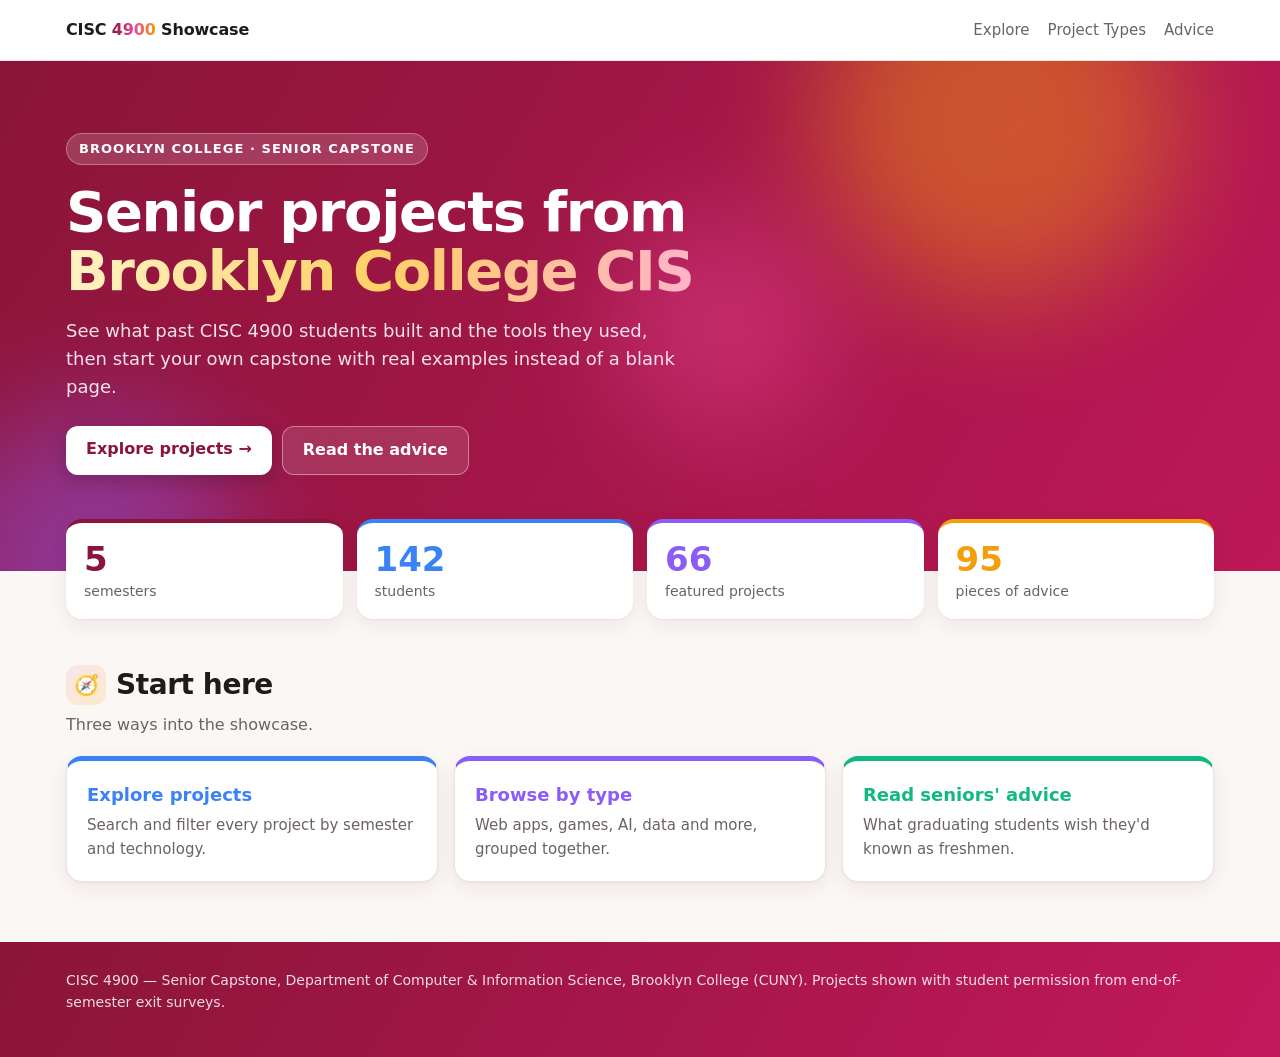
<file: index.html>
<!DOCTYPE html>
<html lang="en">
<head>
<meta charset="utf-8">
<meta name="viewport" content="width=device-width, initial-scale=1">
<title>CISC 4900 Showcase</title>
<meta name="description" content="An online exhibition of senior capstone projects from Brooklyn College's CISC 4900 course.">
<link rel="stylesheet" href="css/styles.css">
</head>
<body data-page="home">
<header class="top"><div class="wrap">
  <a class="logo" href="index.html">CISC <span>4900</span> Showcase</a>
  <nav><a href="explore.html">Explore</a><a href="types.html">Project Types</a><a href="advice.html">Advice</a></nav>
</div></header>

<div class="hero-band">
  <div class="blob b1"></div><div class="blob b2"></div><div class="blob b3"></div>
  <div class="wrap hero">
    <span class="eyebrow">Brooklyn College · Senior Capstone</span>
    <h1>Senior projects from <span class="grad-text">Brooklyn College CIS</span></h1>
    <p>See what past CISC 4900 students built and the tools they used, then start your own capstone with real examples instead of a blank page.</p>
    <div class="hero-cta"><a class="cta" href="explore.html">Explore projects →</a><a class="cta ghost" href="advice.html">Read the advice</a></div>
  </div>
</div>

<main class="wrap">
  <div class="stats" id="stats"></div>

  <section>
    <h2><span class="h-icon">🧭</span> Start here</h2>
    <p class="sub">Three ways into the showcase.</p>
    <div class="paths">
      <a class="path reveal" href="explore.html" style="--c:#3b82f6"><b>Explore projects</b><span>Search and filter every project by semester and technology.</span></a>
      <a class="path reveal" href="types.html" style="--c:#8b5cf6"><b>Browse by type</b><span>Web apps, games, AI, data and more, grouped together.</span></a>
      <a class="path reveal" href="advice.html" style="--c:#10b981"><b>Read seniors' advice</b><span>What graduating students wish they'd known as freshmen.</span></a>
    </div>
  </section>
</main>

<footer class="site"><div class="wrap">
  CISC 4900 — Senior Capstone, Department of Computer &amp; Information Science, Brooklyn College (CUNY).
  Projects shown with student permission from end-of-semester exit surveys.
</div></footer>

<script src="data/projects.js"></script>
<script src="data/advice.js"></script>
<script src="js/app.js"></script>
</body>
</html>
</file>
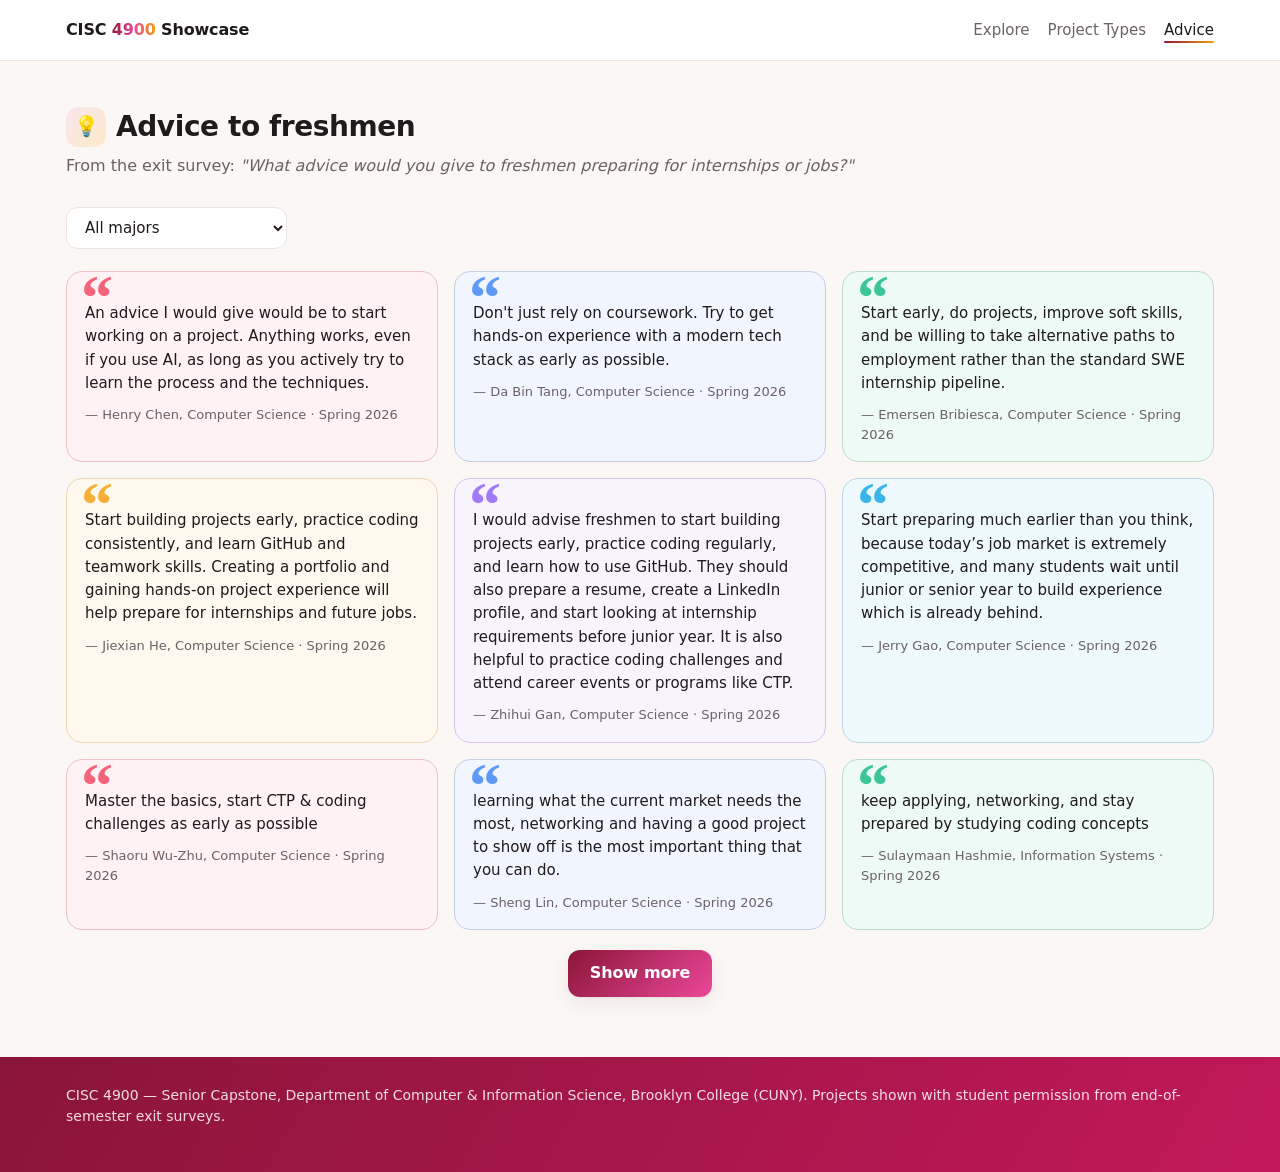
<file: advice.html>
<!DOCTYPE html>
<html lang="en">
<head>
<meta charset="utf-8">
<meta name="viewport" content="width=device-width, initial-scale=1">
<title>Advice · CISC 4900 Showcase</title>
<meta name="description" content="Advice from graduating CISC 4900 students to freshmen.">
<link rel="stylesheet" href="css/styles.css">
</head>
<body data-page="advice">
<header class="top"><div class="wrap">
  <a class="logo" href="index.html">CISC <span>4900</span> Showcase</a>
  <nav><a href="explore.html">Explore</a><a href="types.html">Project Types</a><a href="advice.html" aria-current="page">Advice</a></nav>
</div></header>

<main class="wrap">
  <section id="advice">
    <h2><span class="h-icon">💡</span> Advice to freshmen</h2>
    <p class="sub">From the exit survey: <em>"What advice would you give to freshmen preparing for internships or jobs?"</em></p>
    <div class="filters" style="position:static">
      <select id="advMajor" aria-label="Filter advice by major"></select>
    </div>
    <div class="advice" id="adviceGrid"></div>
    <button class="more" id="moreAdvice">Show more</button>
  </section>
</main>

<footer class="site"><div class="wrap">
  CISC 4900 — Senior Capstone, Department of Computer &amp; Information Science, Brooklyn College (CUNY).
  Projects shown with student permission from end-of-semester exit surveys.
</div></footer>

<script src="data/projects.js"></script>
<script src="data/advice.js"></script>
<script src="js/app.js"></script>
</body>
</html>
</file>
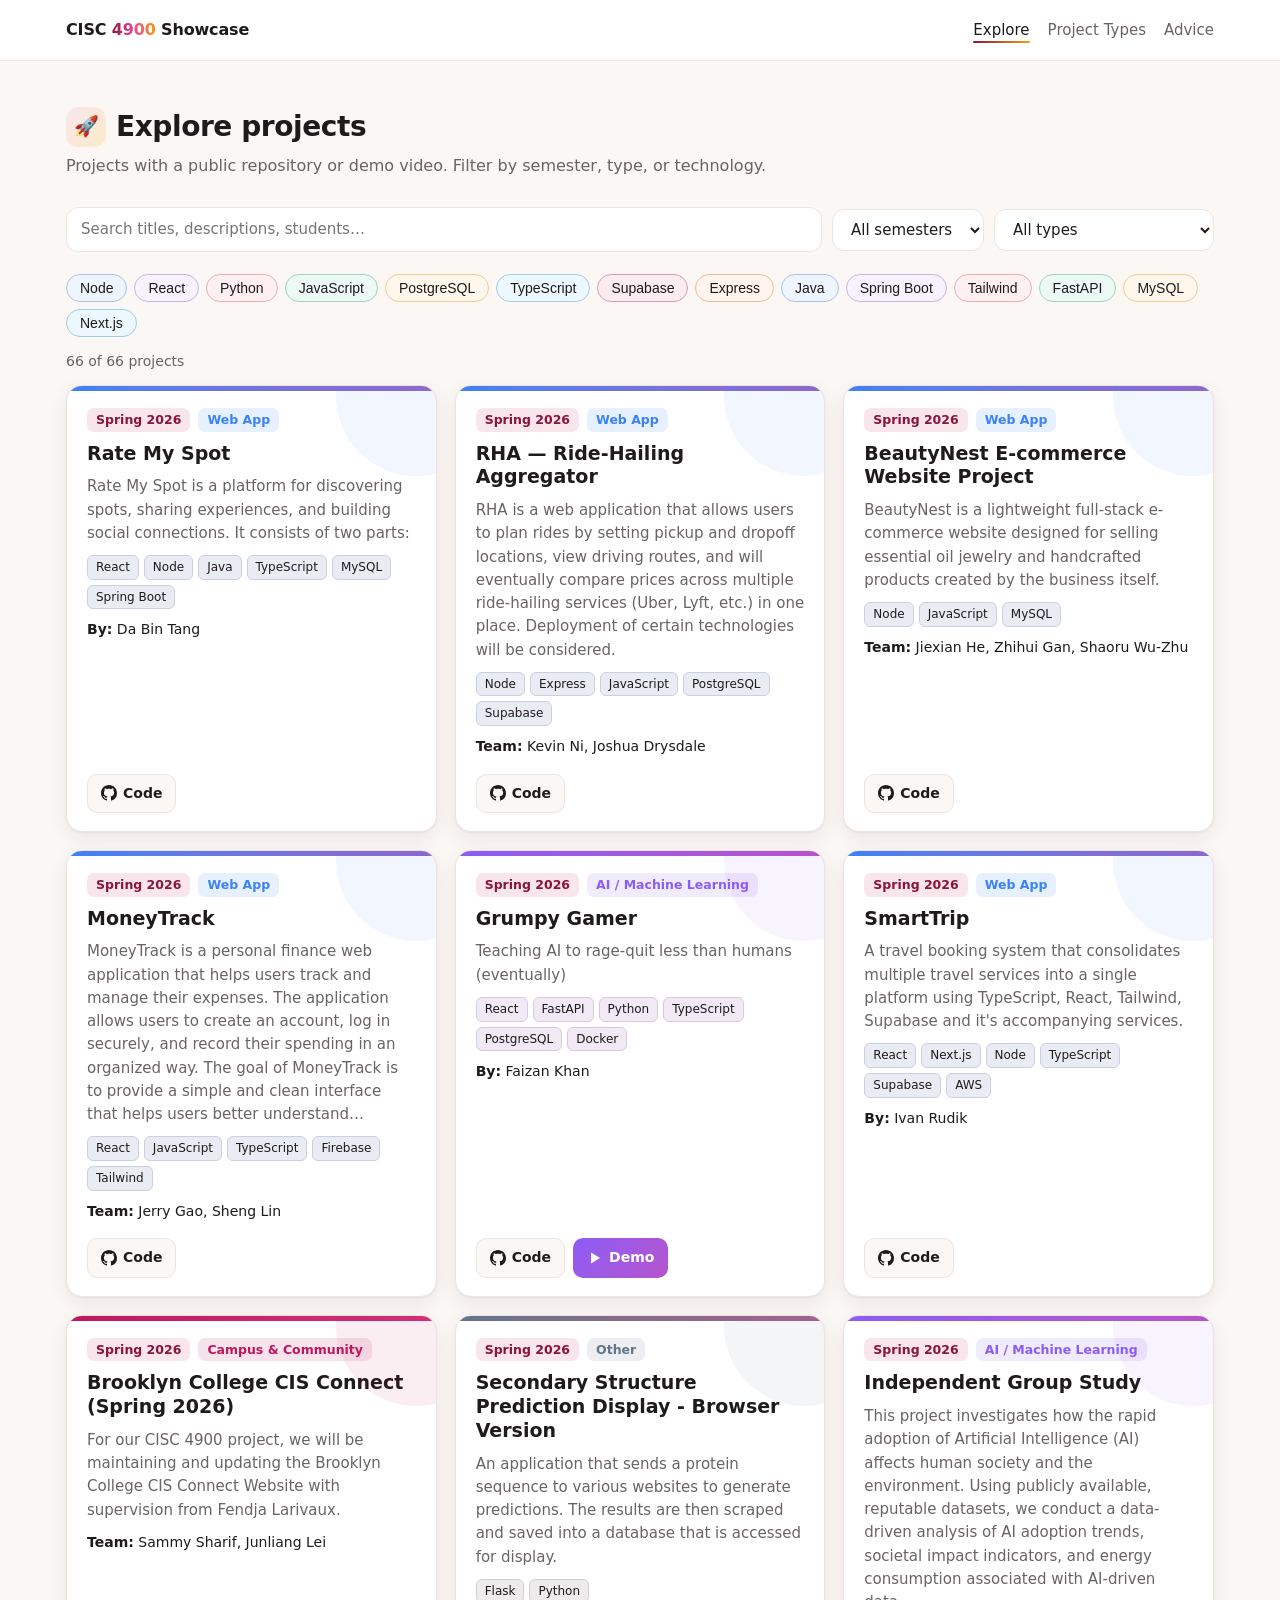
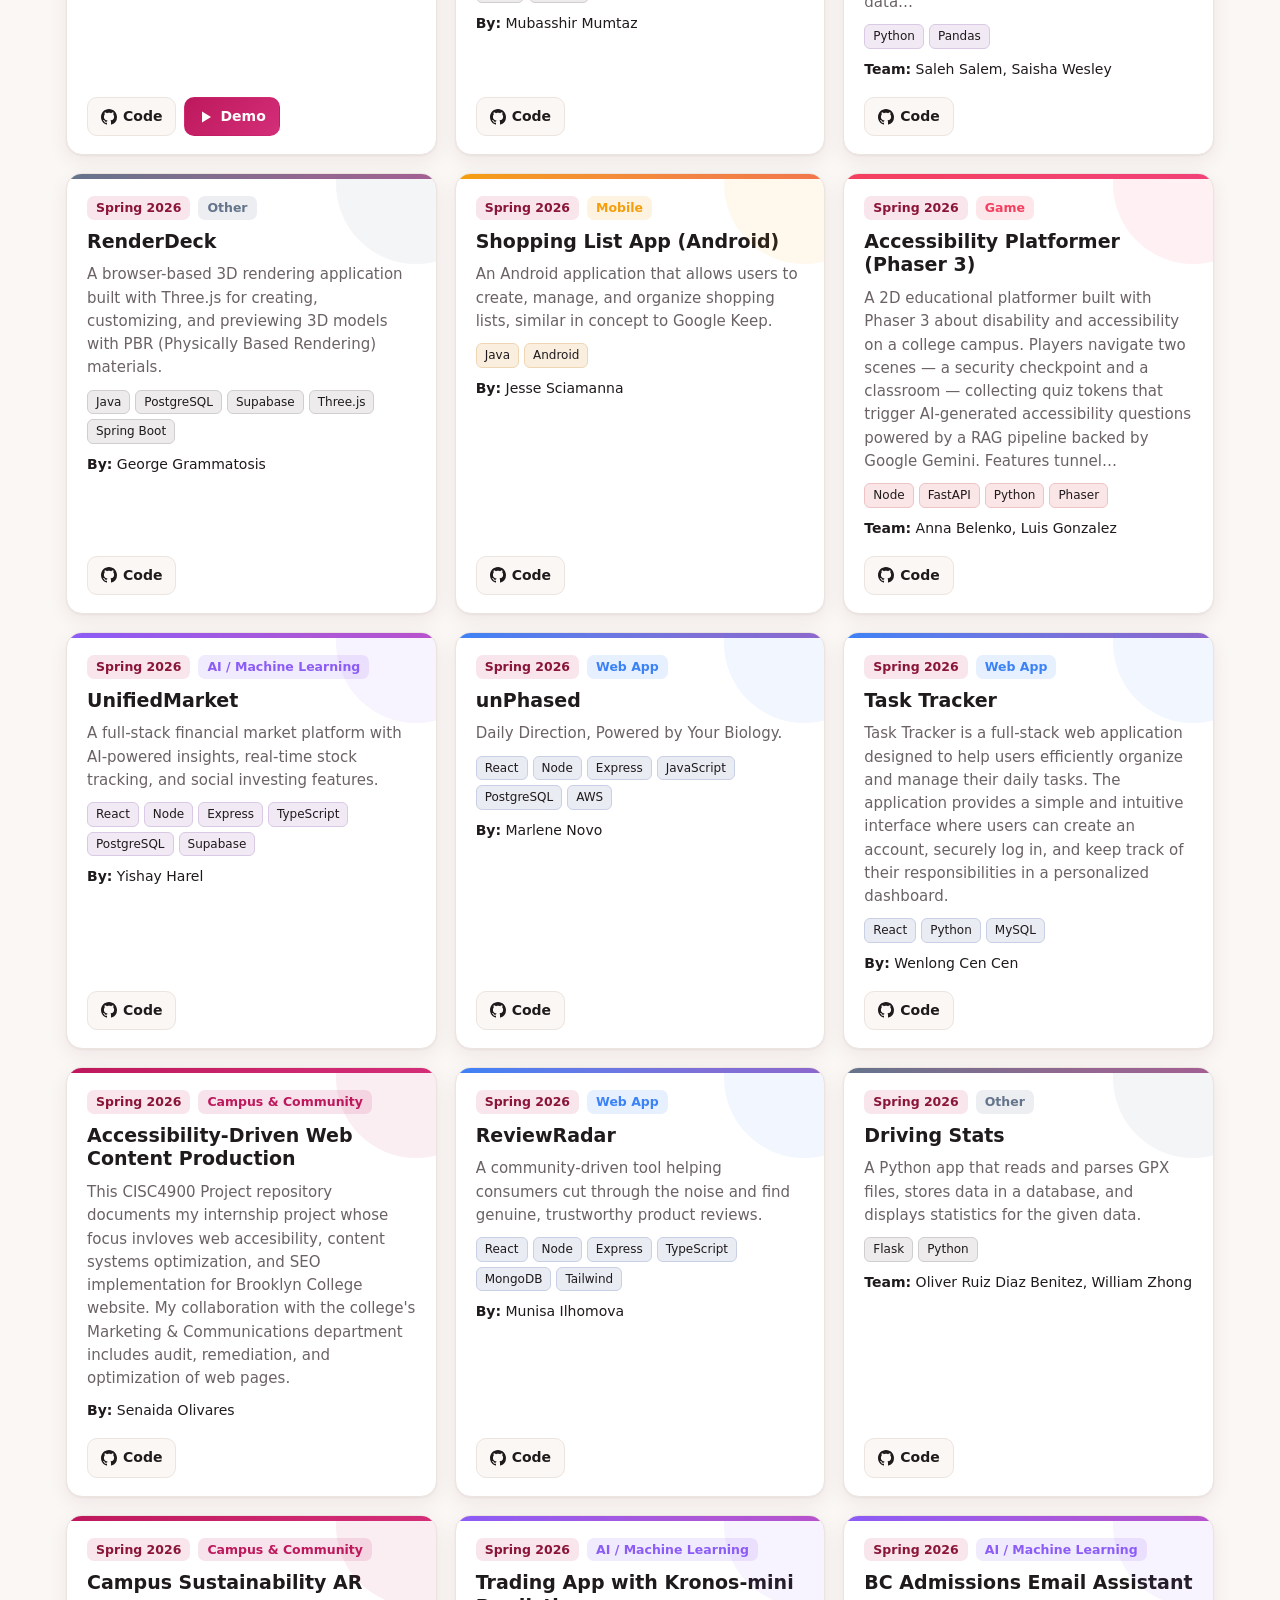
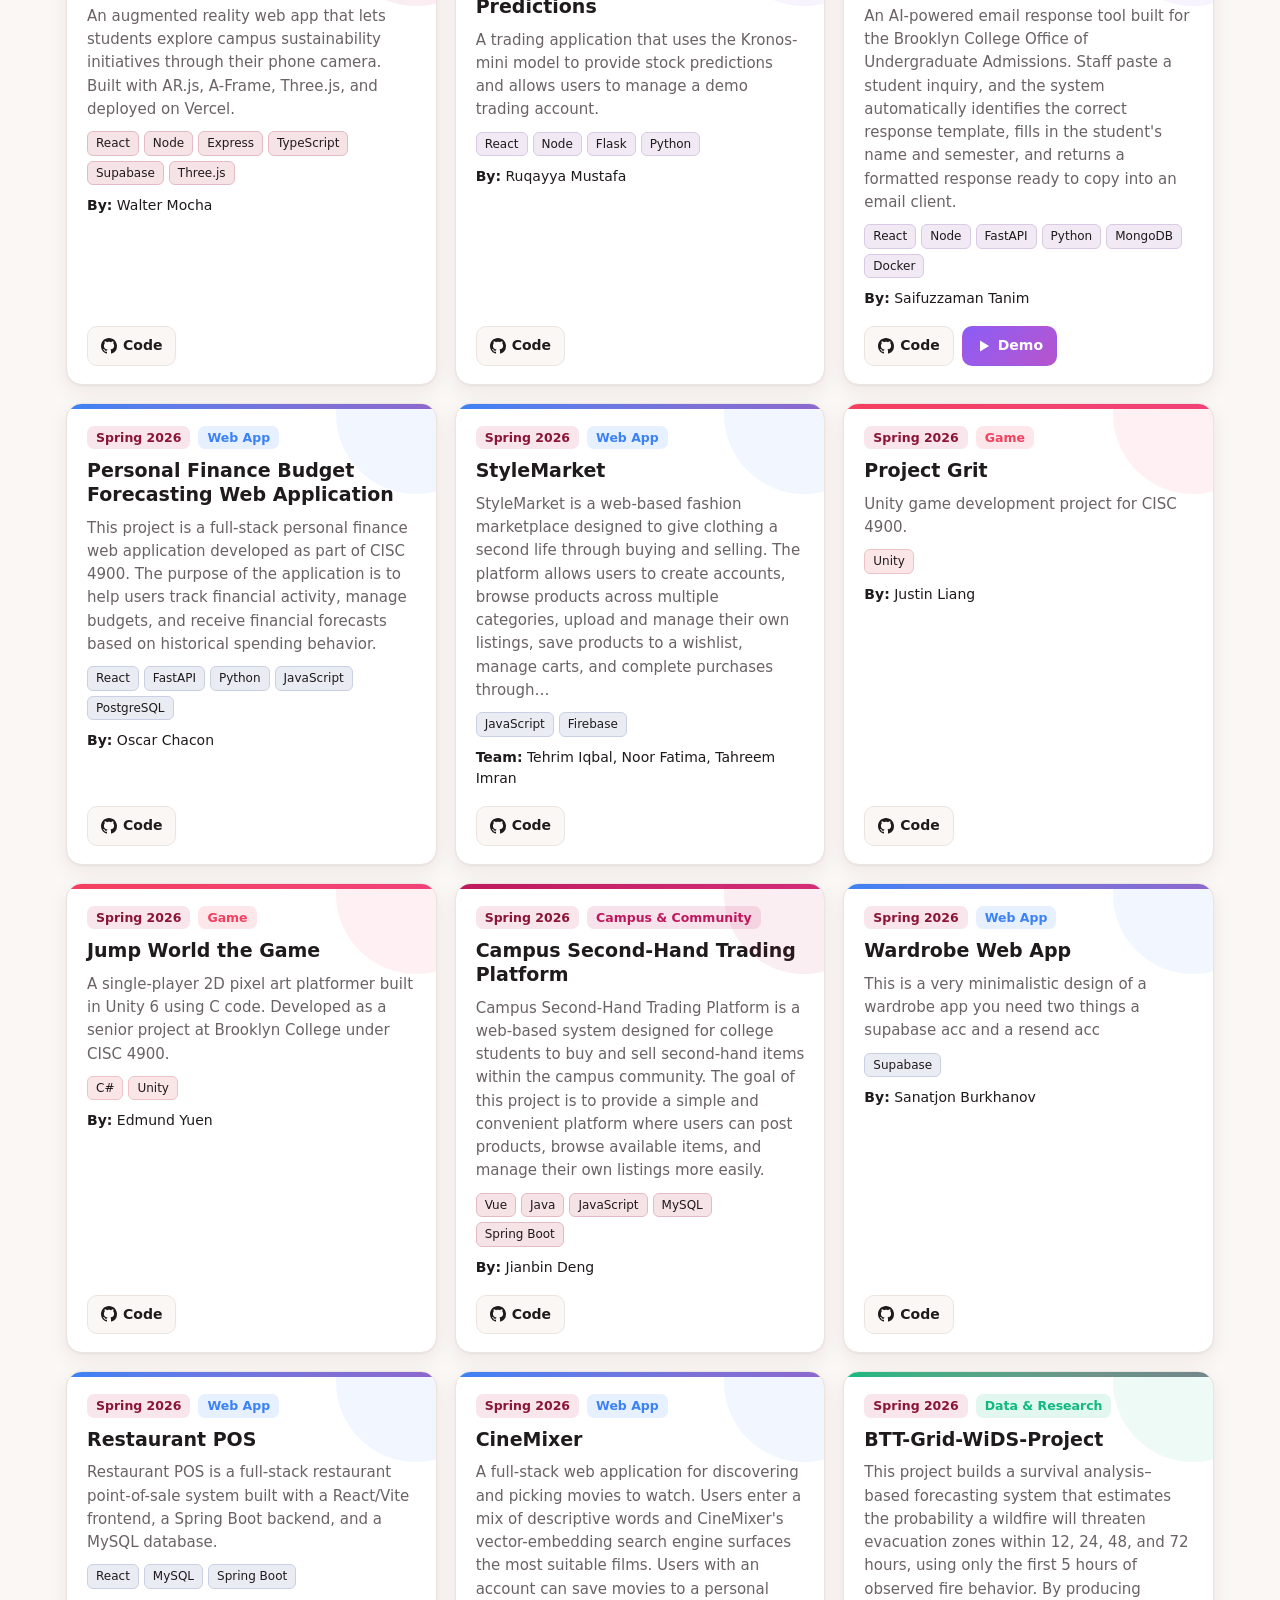
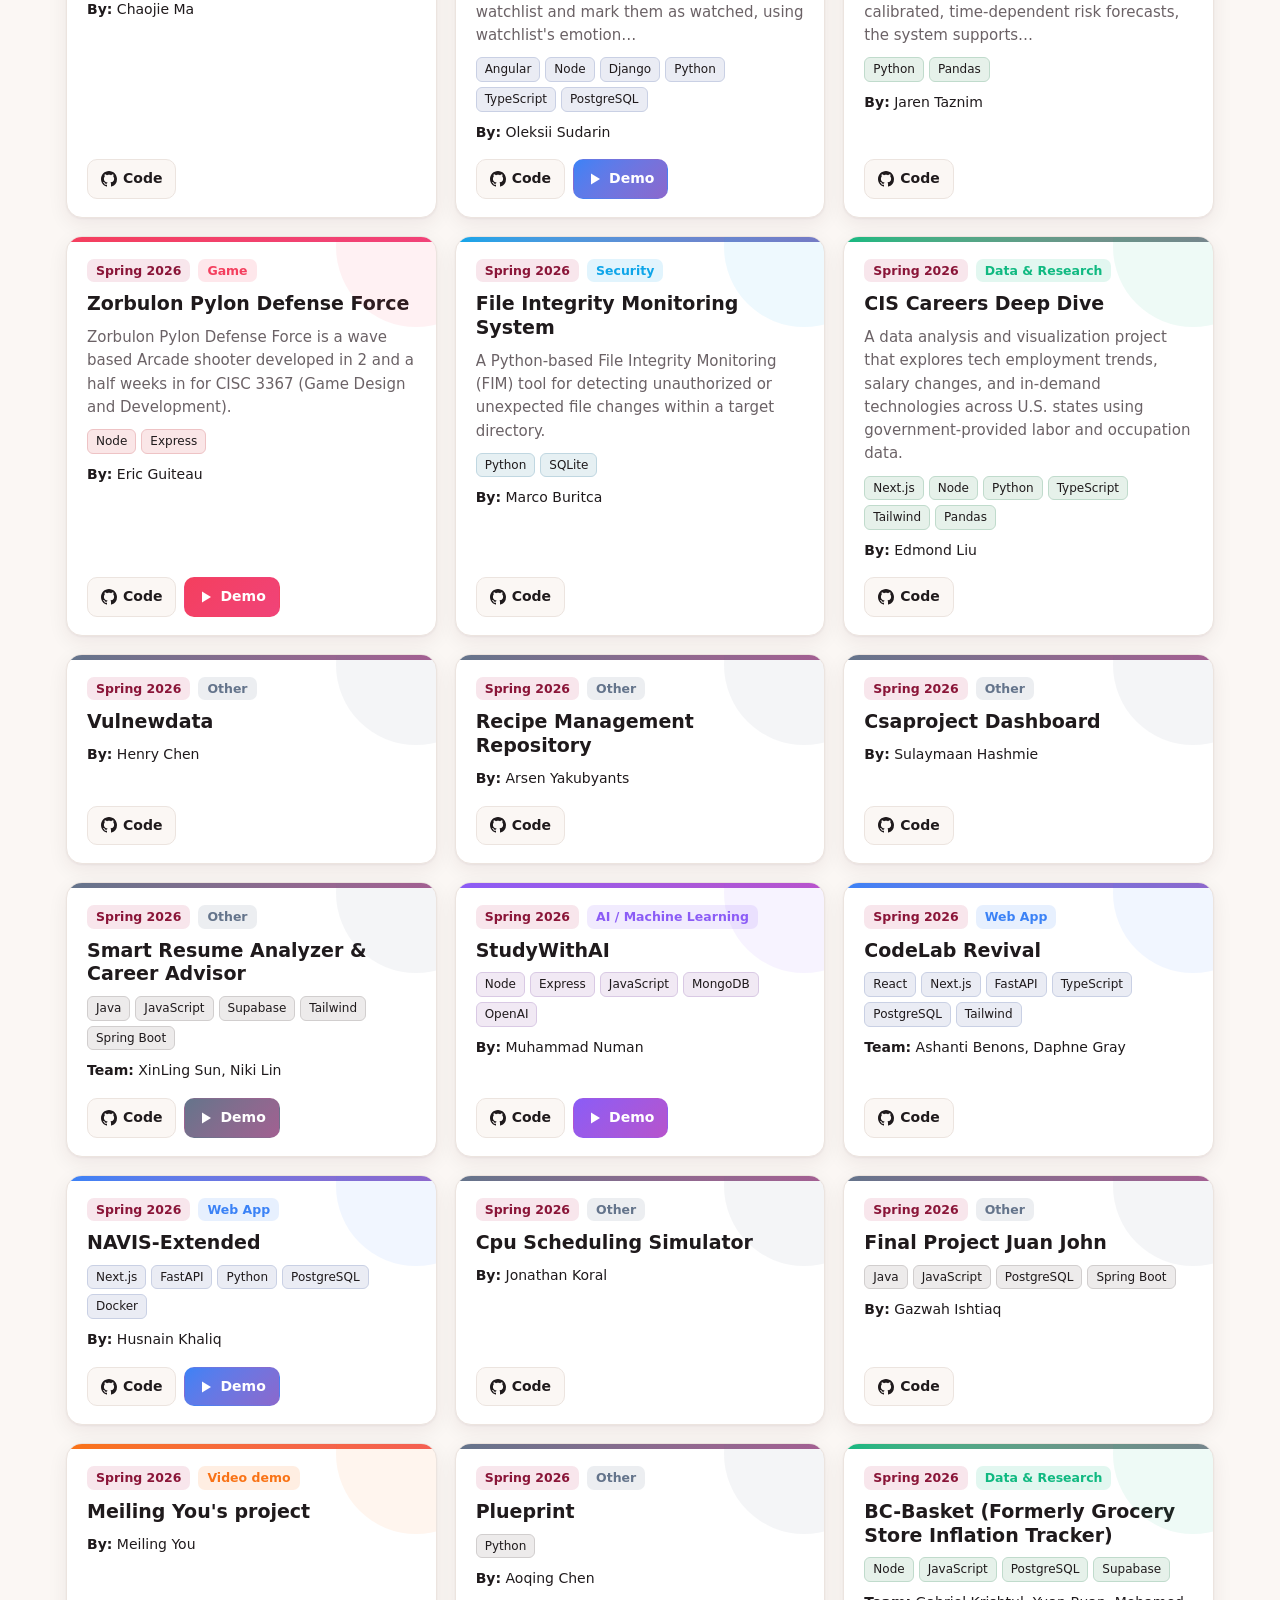
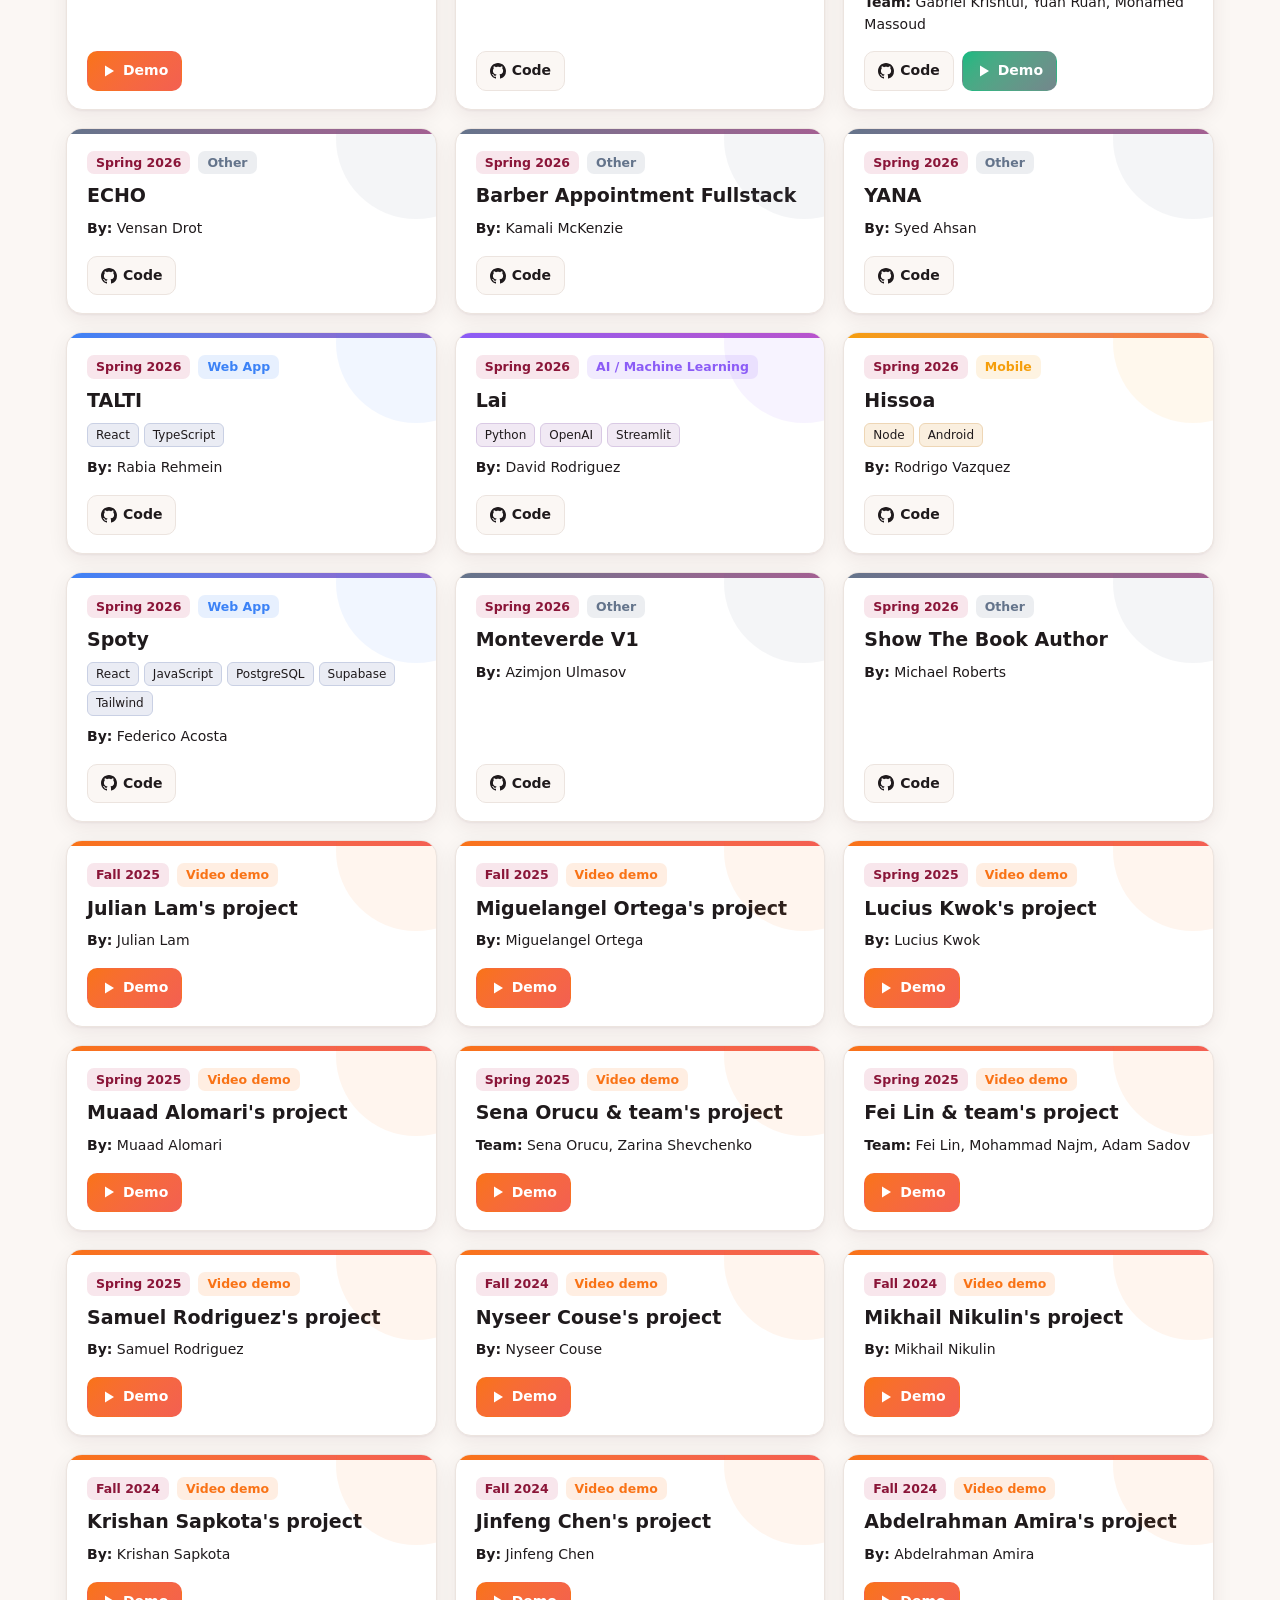
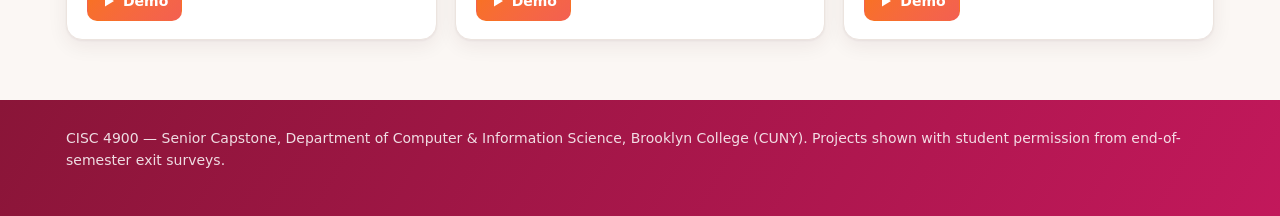
<file: explore.html>
<!DOCTYPE html>
<html lang="en">
<head>
<meta charset="utf-8">
<meta name="viewport" content="width=device-width, initial-scale=1">
<title>Explore Projects · CISC 4900 Showcase</title>
<meta name="description" content="Search and filter past CISC 4900 senior capstone projects.">
<link rel="stylesheet" href="css/styles.css">
</head>
<body data-page="explore">
<header class="top"><div class="wrap">
  <a class="logo" href="index.html">CISC <span>4900</span> Showcase</a>
  <nav><a href="explore.html" aria-current="page">Explore</a><a href="types.html">Project Types</a><a href="advice.html">Advice</a></nav>
</div></header>

<main class="wrap">
  <section id="projects">
    <h2><span class="h-icon">🚀</span> Explore projects</h2>
    <p class="sub">Projects with a public repository or demo video. Filter by semester, type, or technology.</p>
    <div class="filters">
      <input id="q" type="search" placeholder="Search titles, descriptions, students…" aria-label="Search projects">
      <select id="sem" aria-label="Semester"></select>
      <select id="cat" aria-label="Project type"></select>
    </div>
    <div class="chips" id="tech" aria-label="Technology filter"></div>
    <p class="count" id="count"></p>
    <div class="grid" id="grid"></div>
  </section>
</main>

<footer class="site"><div class="wrap">
  CISC 4900 — Senior Capstone, Department of Computer &amp; Information Science, Brooklyn College (CUNY).
  Projects shown with student permission from end-of-semester exit surveys.
</div></footer>

<script src="data/projects.js"></script>
<script src="data/advice.js"></script>
<script src="js/app.js"></script>
</body>
</html>
</file>
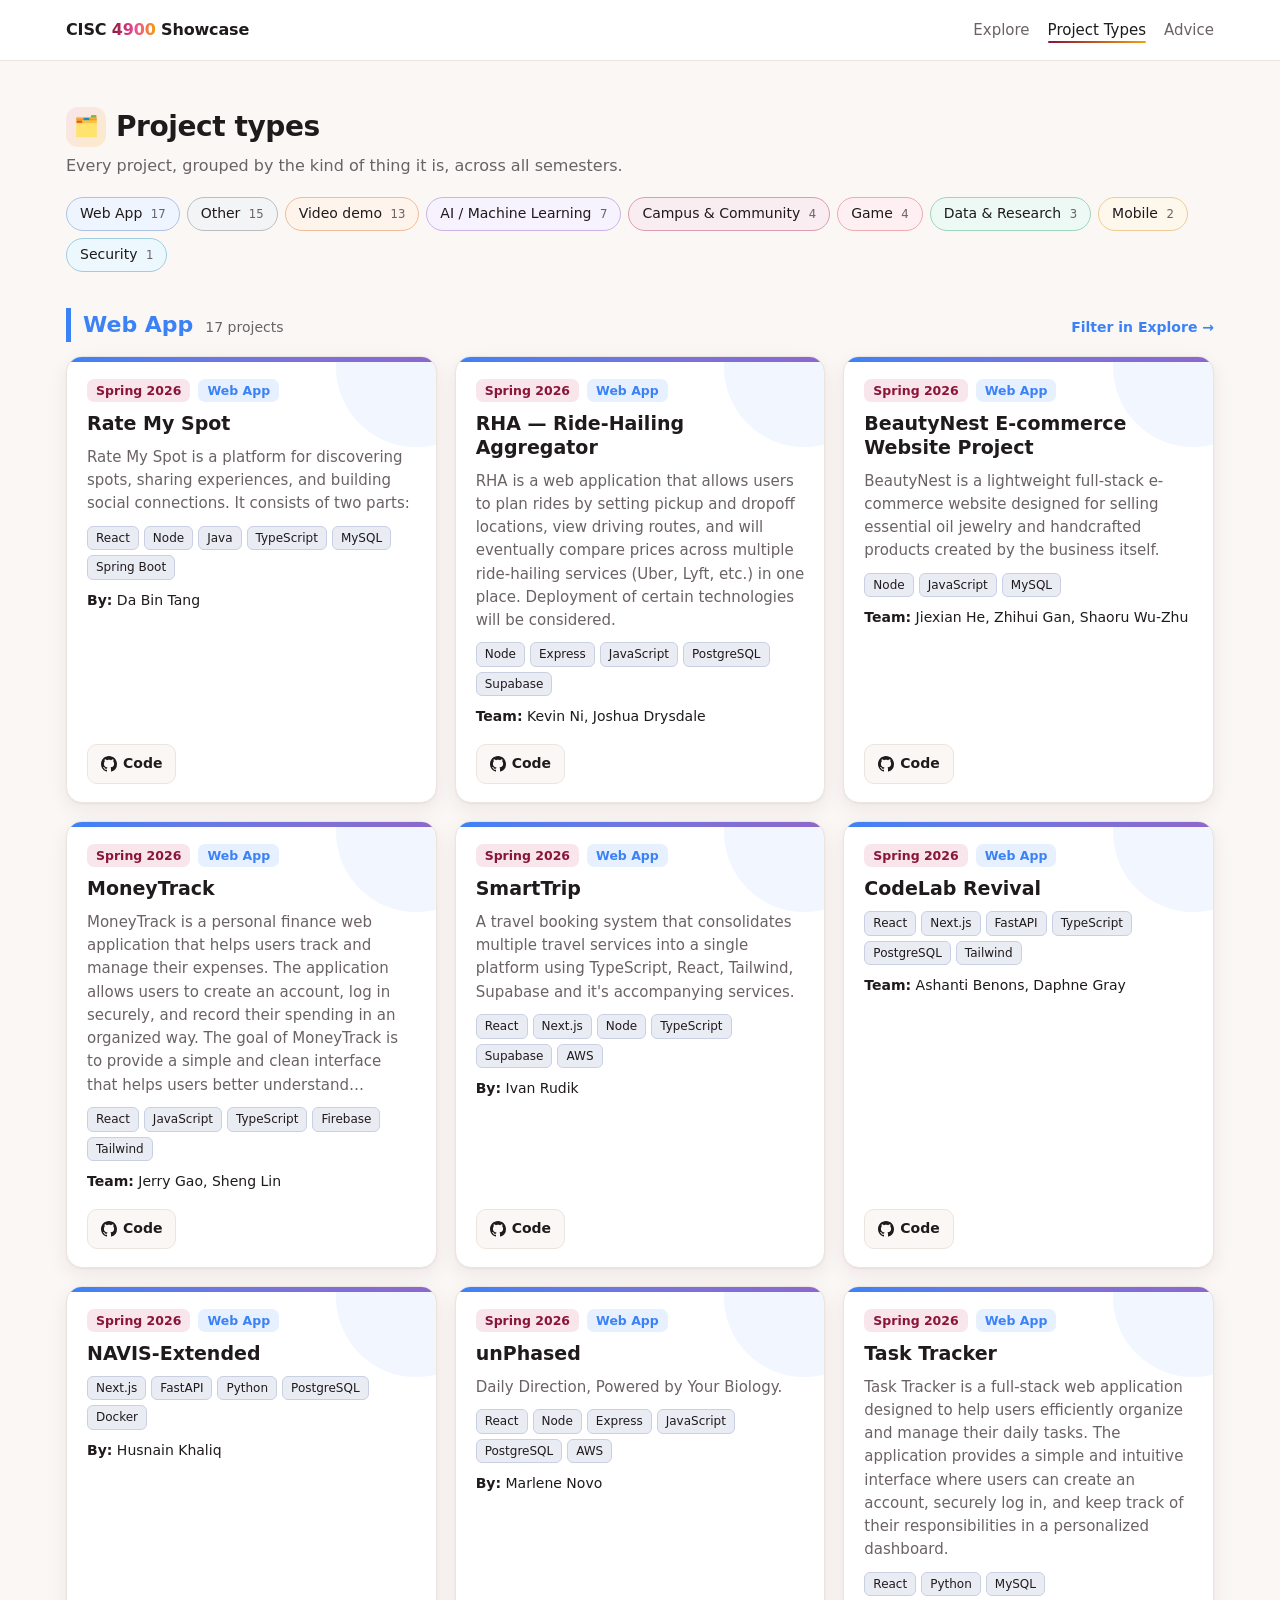
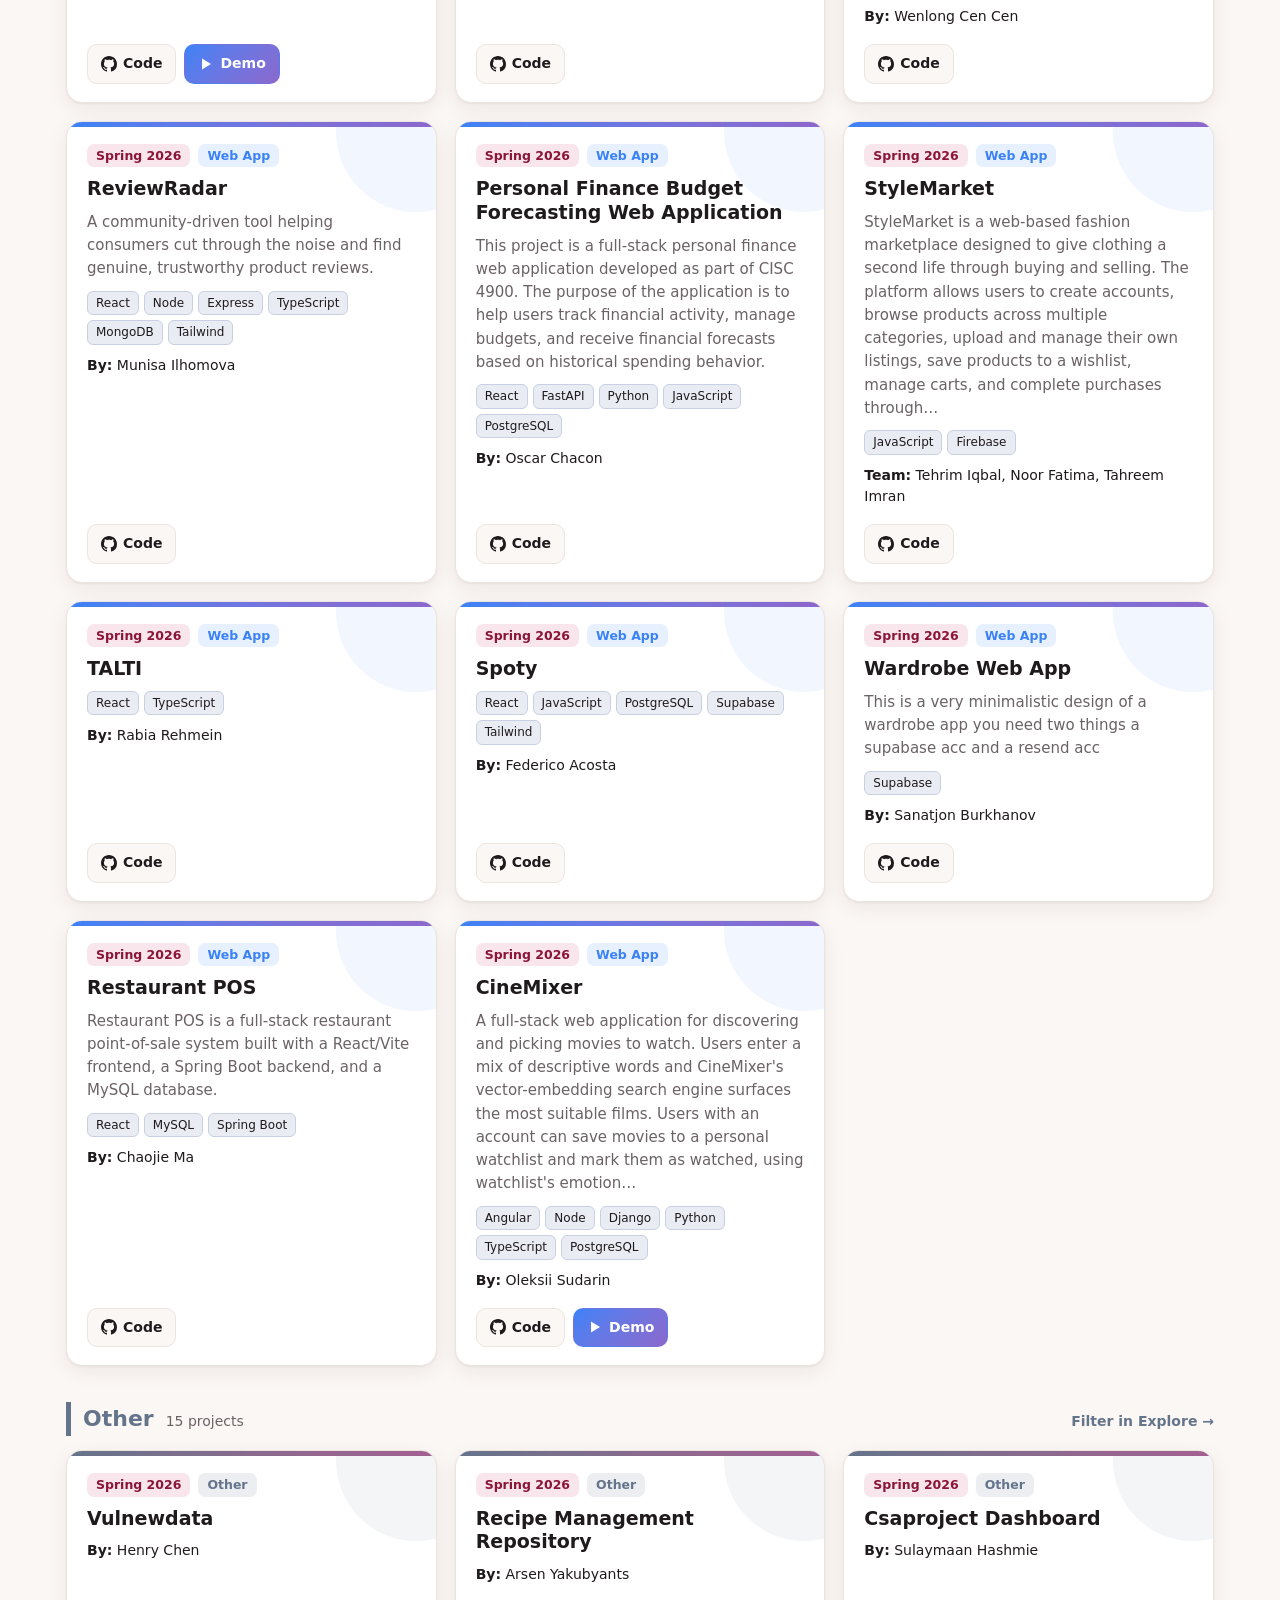
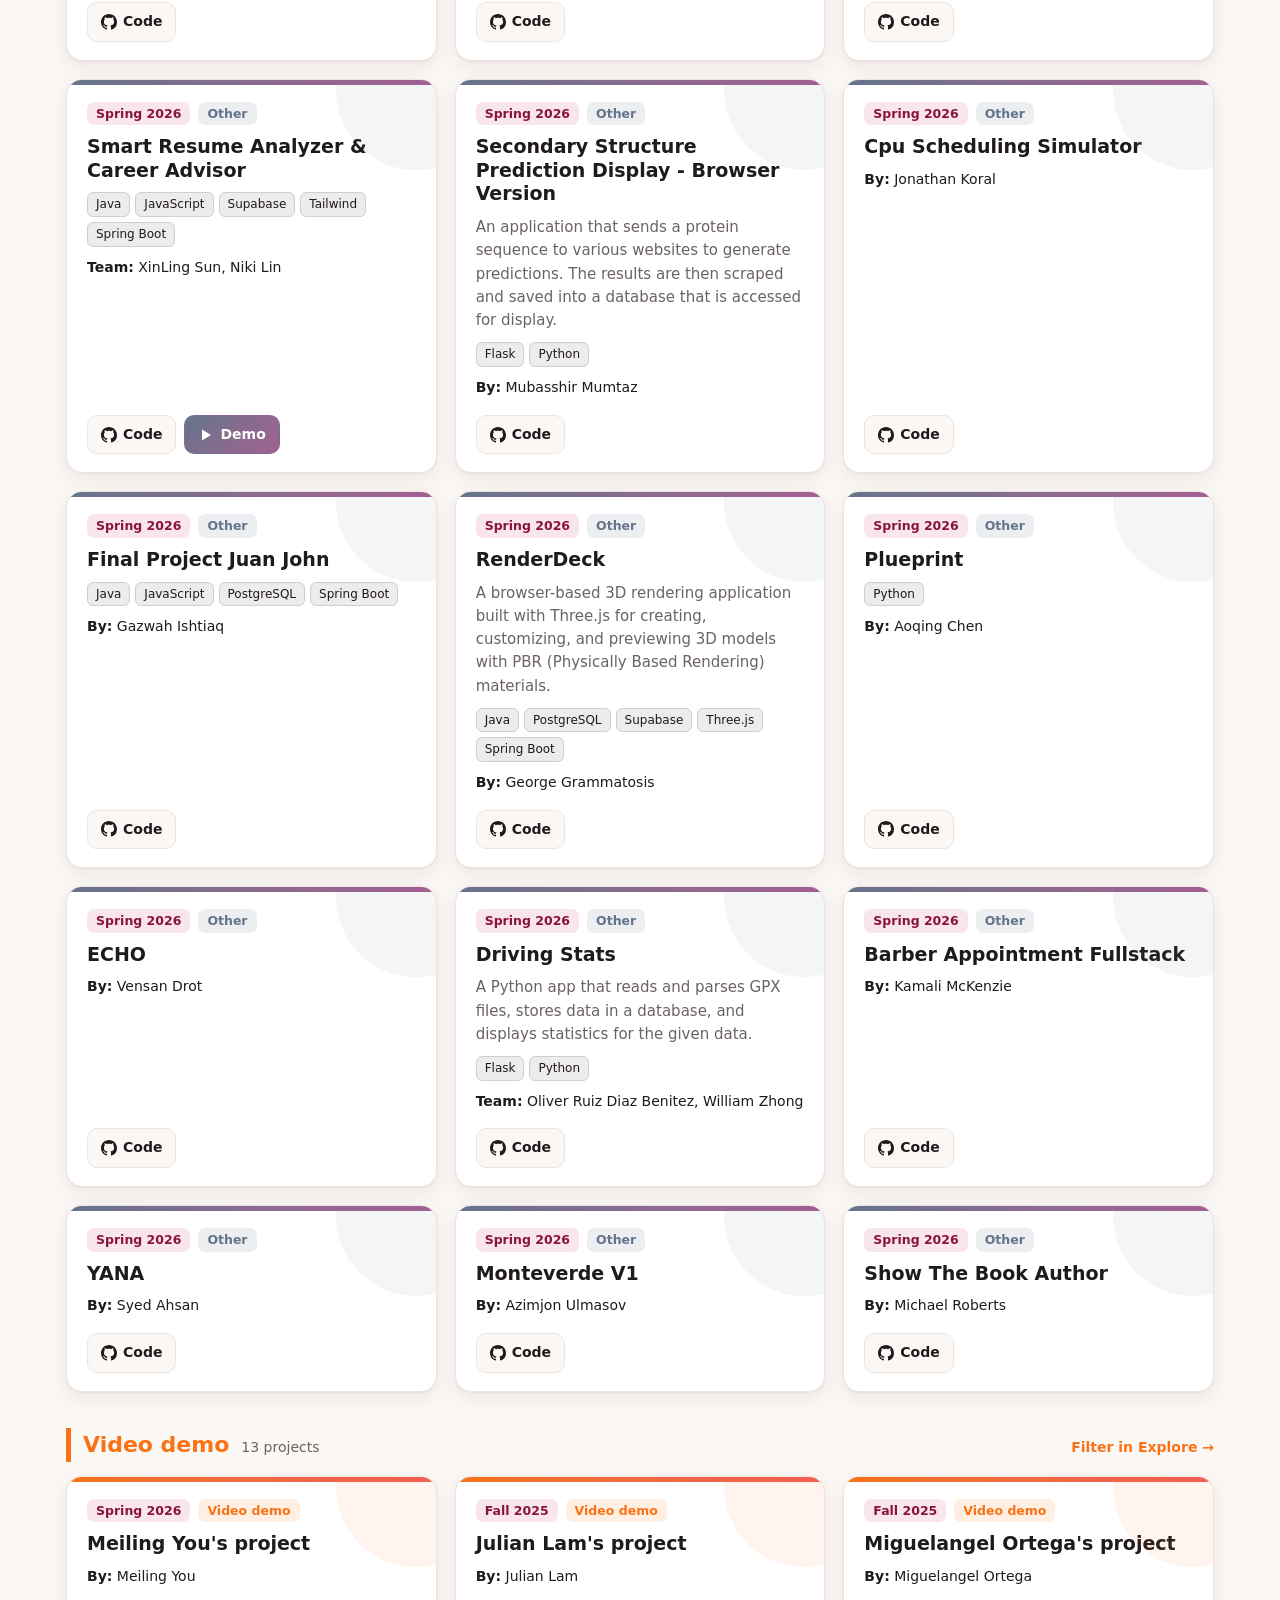
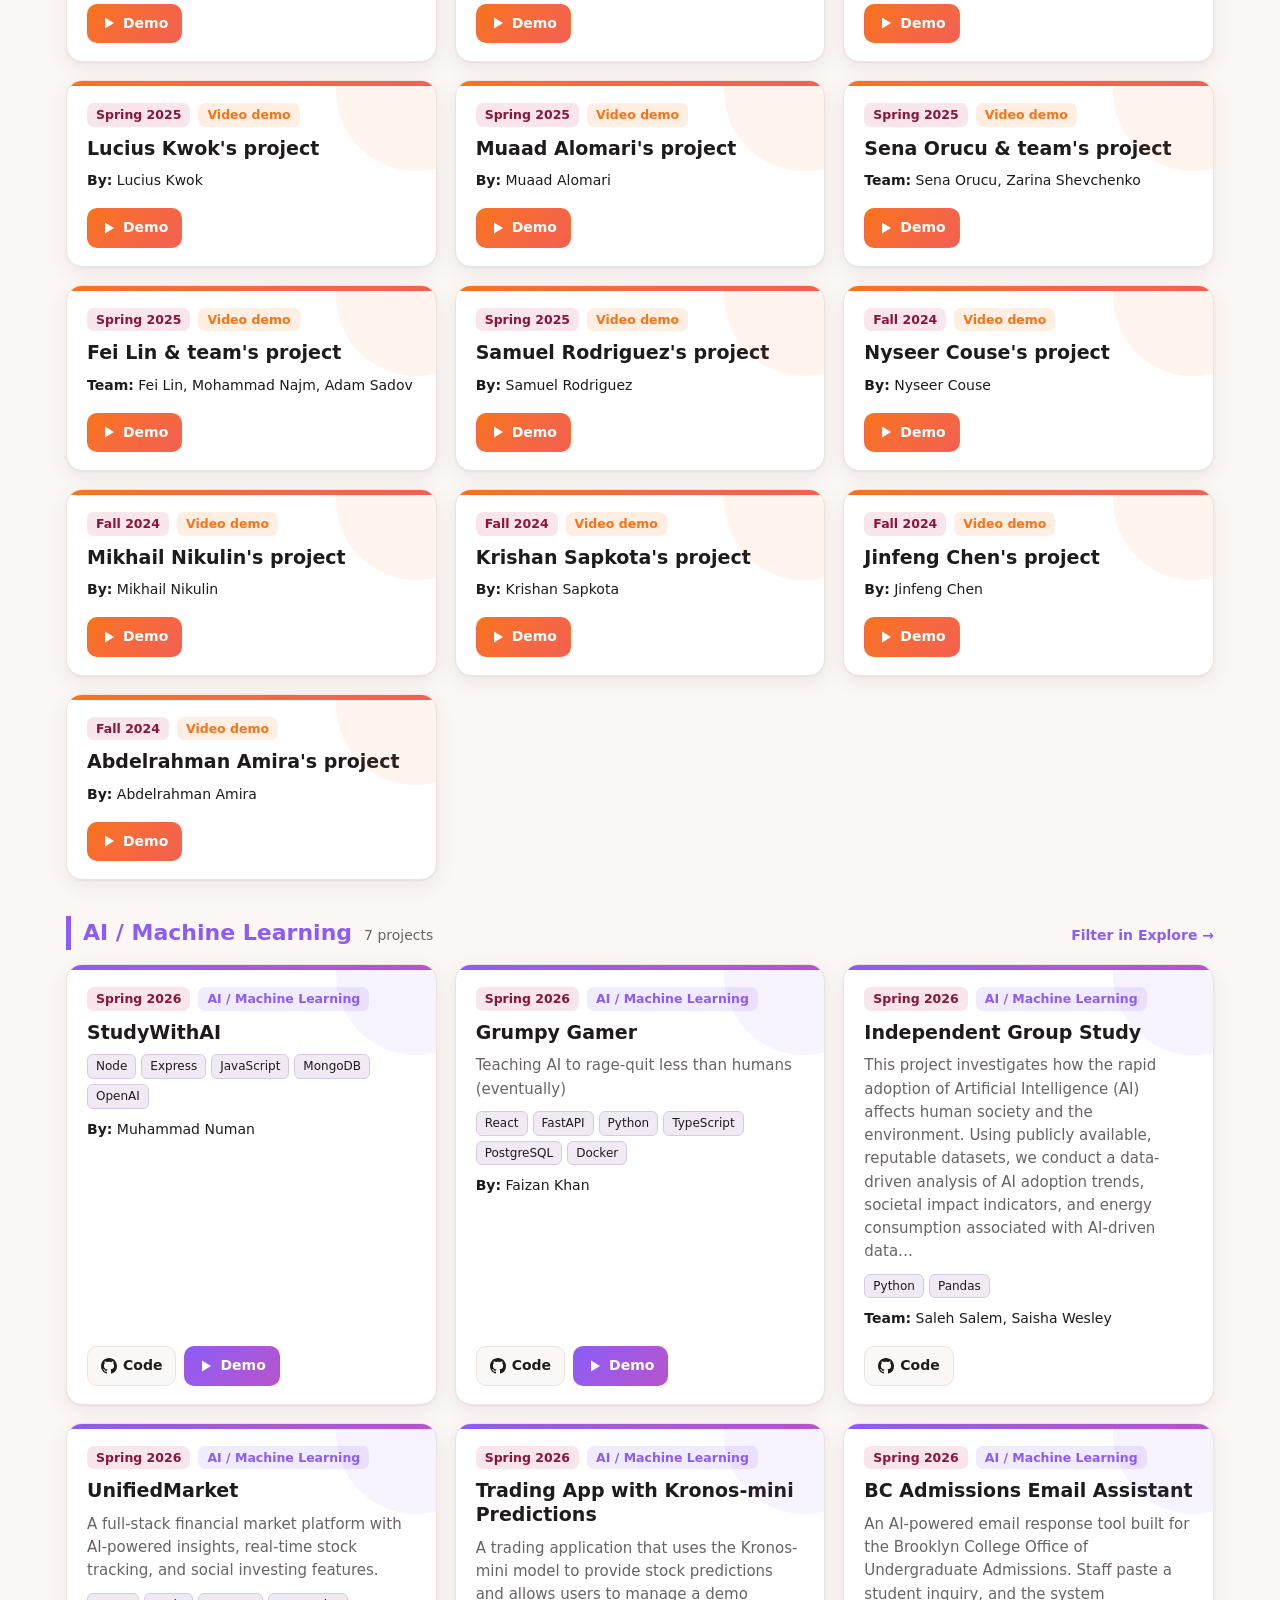
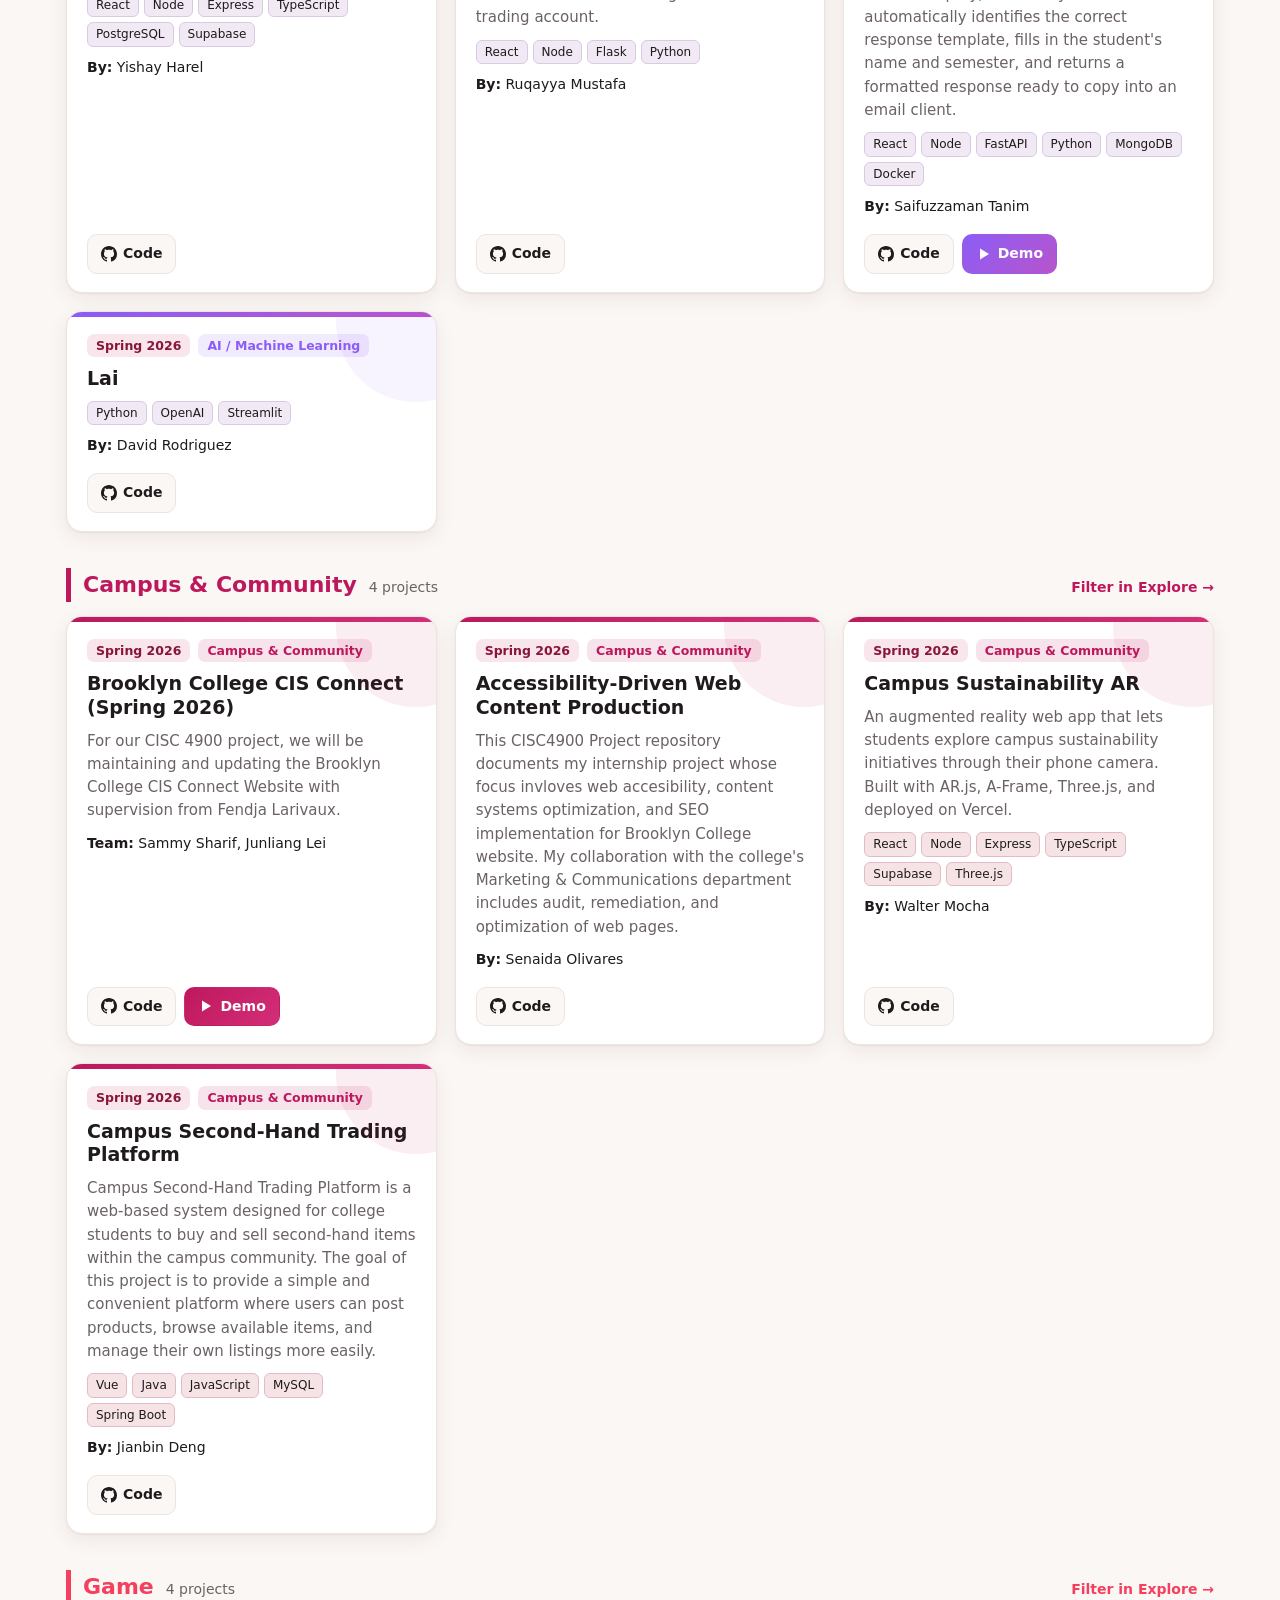
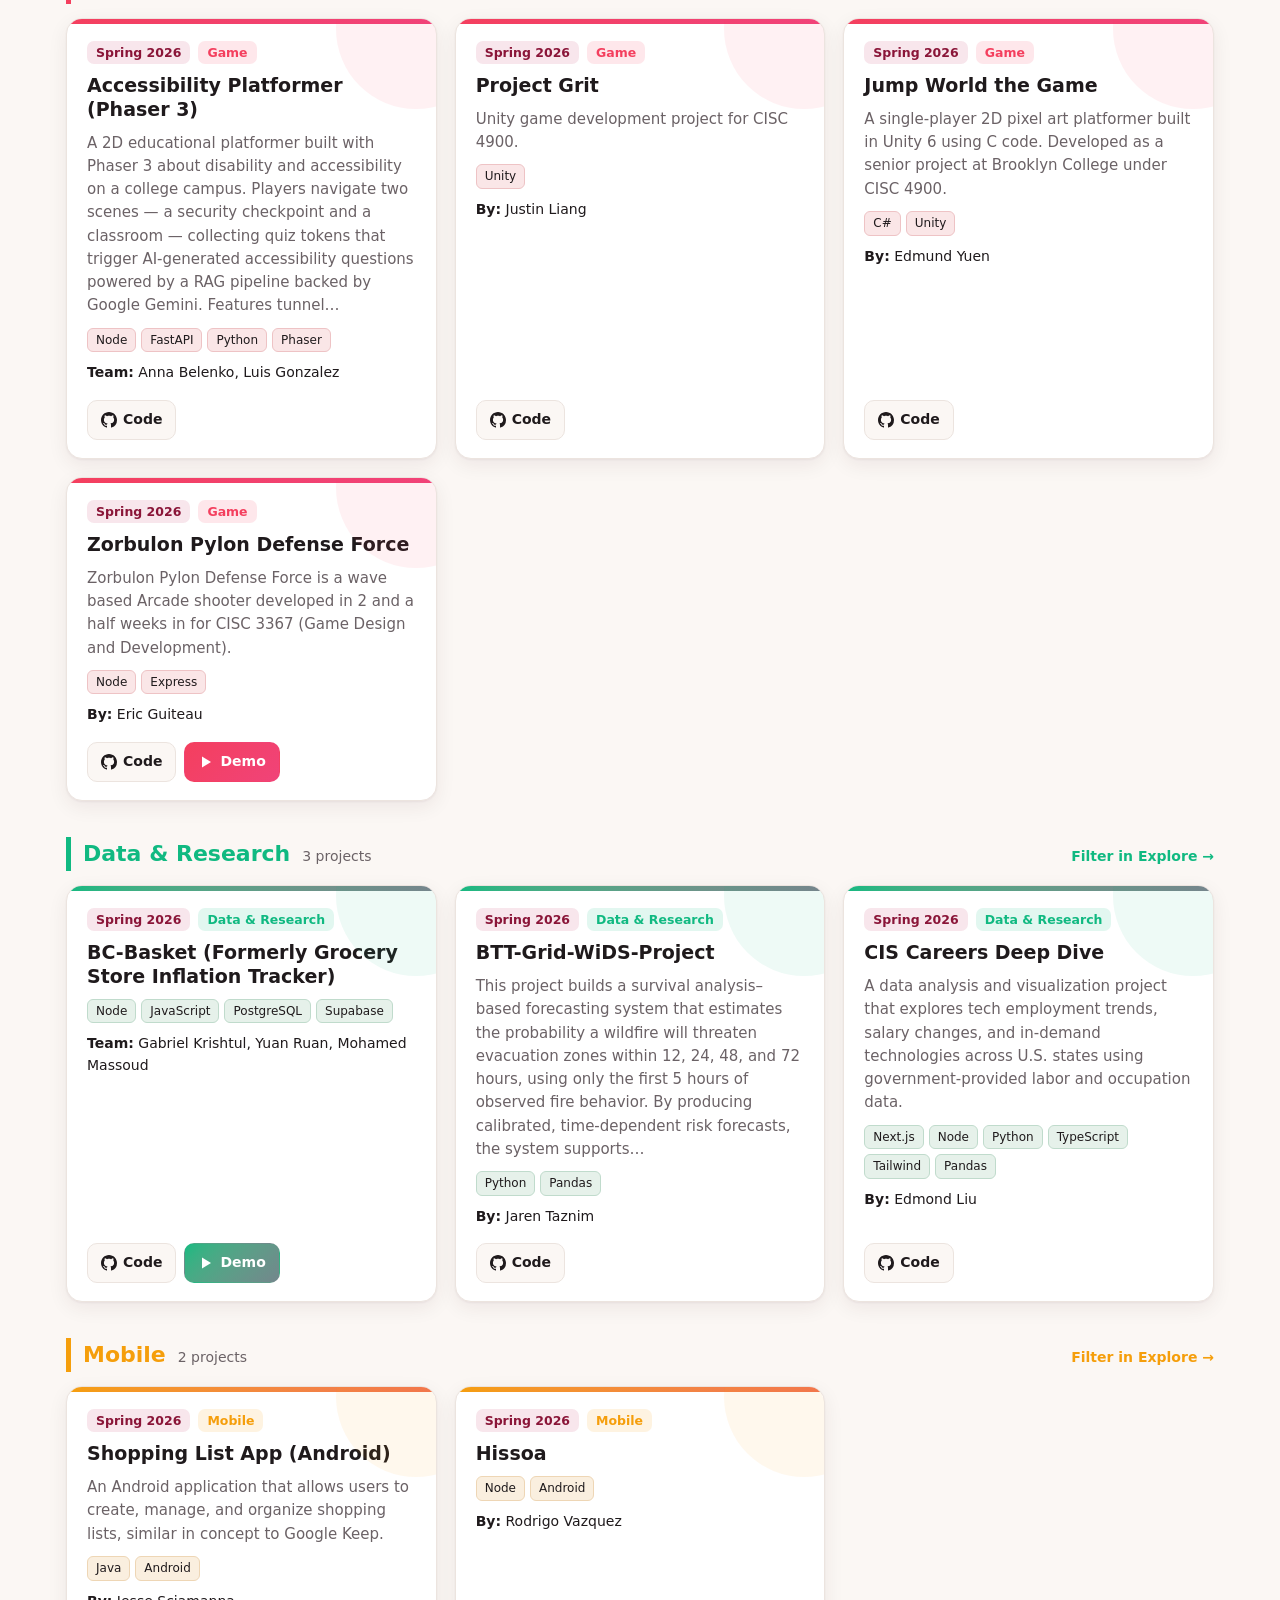
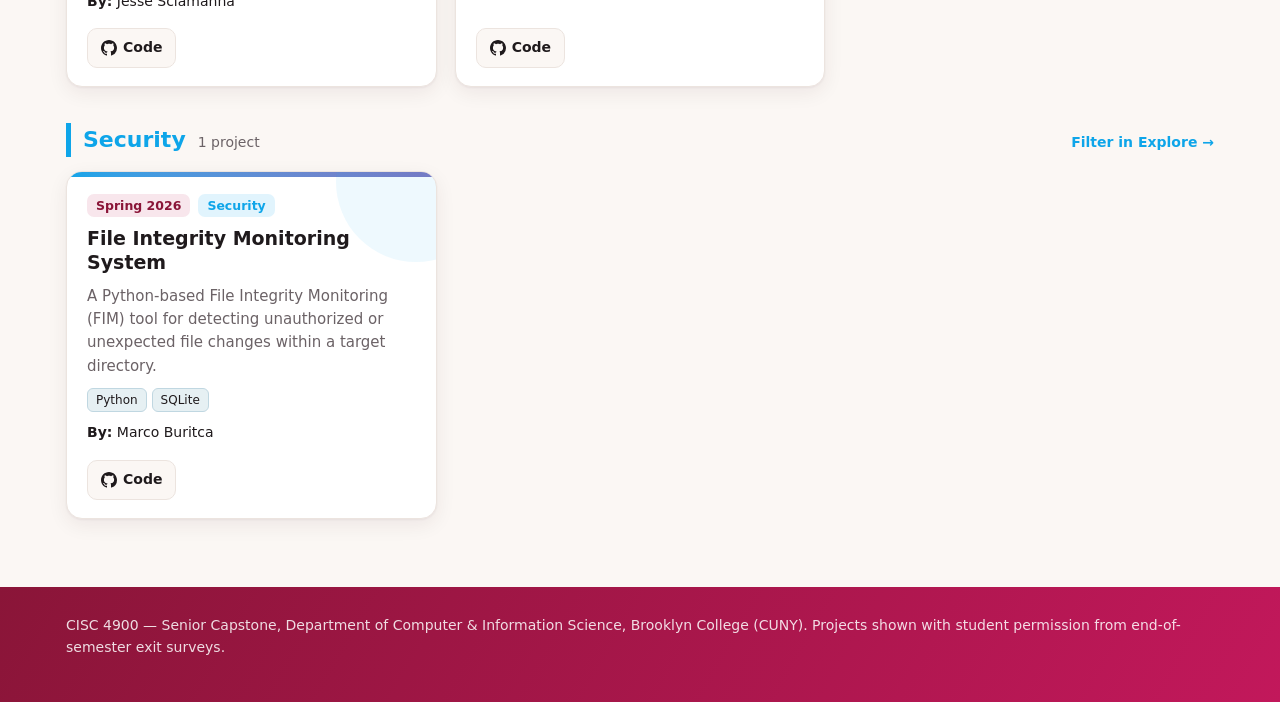
<file: types.html>
<!DOCTYPE html>
<html lang="en">
<head>
<meta charset="utf-8">
<meta name="viewport" content="width=device-width, initial-scale=1">
<title>Project Types · CISC 4900 Showcase</title>
<meta name="description" content="Past CISC 4900 senior projects grouped by type.">
<link rel="stylesheet" href="css/styles.css">
</head>
<body data-page="types">
<header class="top"><div class="wrap">
  <a class="logo" href="index.html">CISC <span>4900</span> Showcase</a>
  <nav><a href="explore.html">Explore</a><a href="types.html" aria-current="page">Project Types</a><a href="advice.html">Advice</a></nav>
</div></header>

<main class="wrap">
  <section>
    <h2><span class="h-icon">🗂️</span> Project types</h2>
    <p class="sub">Every project, grouped by the kind of thing it is, across all semesters.</p>
    <div class="type-jump" id="typeJump"></div>
    <div id="typeList"></div>
  </section>
</main>

<footer class="site"><div class="wrap">
  CISC 4900 — Senior Capstone, Department of Computer &amp; Information Science, Brooklyn College (CUNY).
  Projects shown with student permission from end-of-semester exit surveys.
</div></footer>

<script src="data/projects.js"></script>
<script src="data/advice.js"></script>
<script src="js/app.js"></script>
</body>
</html>
</file>
<file: css/styles.css>
/* ==========================================================
   CISC 4900 Showcase: styles
   Colors live in :root. Change them here to restyle the site.
   ========================================================== */
:root{
  --bg:#fbf7f4; --surface:#ffffff; --ink:#1f1a1c; --muted:#6b6266; --line:#ece4df;
  --brand:#8a1538; --brand-ink:#ffffff; --brand-soft:#f8e6ec;
  --accent:#f59e0b; --pink:#ec4899; --violet:#8b5cf6; --blue:#3b82f6;
  --hero-1:#8a1538; --hero-2:#c2185b; --hero-3:#f97316;
  --shadow:0 1px 2px rgba(60,20,30,.05),0 6px 20px rgba(60,20,30,.07);
  --shadow-hover:0 4px 10px rgba(60,20,30,.08),0 18px 40px rgba(60,20,30,.14);
  --radius:16px;
}
@media (prefers-color-scheme: dark){ :root:not([data-theme="light"]){
  --bg:#141013; --surface:#1f1a1e; --ink:#f3edf0; --muted:#aa9ea4; --line:#342c31;
  --brand:#f27a9b; --brand-ink:#1a0c11; --brand-soft:#3a1f29;
  --hero-1:#5c0e27; --hero-2:#8e1846; --hero-3:#b4531a;
  --shadow:0 1px 2px rgba(0,0,0,.35),0 6px 20px rgba(0,0,0,.35);
  --shadow-hover:0 4px 10px rgba(0,0,0,.4),0 18px 40px rgba(0,0,0,.5);
}}
:root[data-theme="dark"]{
  --bg:#141013; --surface:#1f1a1e; --ink:#f3edf0; --muted:#aa9ea4; --line:#342c31;
  --brand:#f27a9b; --brand-ink:#1a0c11; --brand-soft:#3a1f29;
  --hero-1:#5c0e27; --hero-2:#8e1846; --hero-3:#b4531a;
  --shadow:0 1px 2px rgba(0,0,0,.35),0 6px 20px rgba(0,0,0,.35);
  --shadow-hover:0 4px 10px rgba(0,0,0,.4),0 18px 40px rgba(0,0,0,.5);
}

*{box-sizing:border-box}
html{scroll-behavior:smooth}
body{margin:0;background:var(--bg);color:var(--ink);font:16px/1.55 system-ui,-apple-system,"Segoe UI",Roboto,sans-serif;overflow-x:hidden}
a{color:var(--brand)}
.wrap{max-width:1180px;margin:0 auto;padding:0 16px}

/* ---------- Header ---------- */
header.top{position:sticky;top:0;z-index:20;background:color-mix(in srgb,var(--surface) 94%,transparent);backdrop-filter:blur(10px);border-bottom:1px solid var(--line)}
header.top .wrap{display:flex;align-items:center;justify-content:space-between;gap:12px;height:60px}
.logo{font-weight:800;letter-spacing:-.01em;color:var(--ink);text-decoration:none}
.logo span{background:linear-gradient(90deg,var(--brand),var(--pink),var(--accent));-webkit-background-clip:text;background-clip:text;color:transparent}
nav a{color:var(--muted);text-decoration:none;margin-left:18px;font-size:15px;font-weight:500;position:relative}
nav a::after{content:"";position:absolute;left:0;right:0;bottom:-4px;height:2px;border-radius:2px;background:linear-gradient(90deg,var(--brand),var(--accent));transform:scaleX(0);transition:transform .25s}
nav a:hover{color:var(--ink)}
nav a:hover::after,nav a[aria-current="page"]::after{transform:scaleX(1)}
nav a[aria-current="page"]{color:var(--ink)}

/* ---------- Hero band ---------- */
.hero-band{position:relative;overflow:hidden;color:#fff;
  background:linear-gradient(120deg,var(--hero-1) 0%,var(--hero-2) 55%,var(--hero-3) 100%);
  background-size:200% 200%;animation:shift 14s ease-in-out infinite}
@keyframes shift{0%,100%{background-position:0% 50%}50%{background-position:100% 50%}}
.blob{position:absolute;border-radius:50%;filter:blur(60px);opacity:.45;pointer-events:none;animation:float 12s ease-in-out infinite}
.b1{width:360px;height:360px;background:#f59e0b;top:-120px;right:8%}
.b2{width:300px;height:300px;background:#8b5cf6;bottom:-140px;left:-60px;animation-delay:-4s}
.b3{width:220px;height:220px;background:#ec4899;top:30%;right:35%;animation-delay:-8s}
@keyframes float{0%,100%{transform:translate(0,0) scale(1)}50%{transform:translate(30px,-20px) scale(1.08)}}
.hero{position:relative;padding:72px 16px 96px}
.eyebrow{display:inline-block;font-size:13px;font-weight:700;letter-spacing:.08em;text-transform:uppercase;background:rgba(255,255,255,.16);border:1px solid rgba(255,255,255,.3);padding:5px 12px;border-radius:999px;margin-bottom:18px}
.hero h1{font-size:clamp(32px,5.5vw,56px);line-height:1.05;margin:0 0 16px;letter-spacing:-.025em;max-width:820px}
.grad-text{background:linear-gradient(90deg,#fff3c4,#ffd166,#ffb4c8);-webkit-background-clip:text;background-clip:text;color:transparent}
.hero p{max-width:620px;font-size:18px;margin:0;color:rgba(255,255,255,.88)}
.hero-cta{display:flex;flex-wrap:wrap;gap:10px;margin-top:26px}
.cta{display:inline-block;background:#fff;color:#8a1538;font-weight:700;text-decoration:none;padding:11px 20px;border-radius:12px;box-shadow:0 6px 18px rgba(0,0,0,.18);transition:transform .2s,box-shadow .2s}
.cta:hover{transform:translateY(-2px);box-shadow:0 10px 26px rgba(0,0,0,.25)}
.cta.ghost{background:rgba(255,255,255,.12);color:#fff;border:1px solid rgba(255,255,255,.4);box-shadow:none}

/* ---------- Stats (overlap the hero) ---------- */
.stats{display:grid;grid-template-columns:repeat(auto-fit,minmax(160px,1fr));gap:14px;margin-top:-52px;position:relative;z-index:2}
.stat{background:var(--surface);border-radius:var(--radius);padding:18px 18px 16px;box-shadow:var(--shadow);border-top:4px solid var(--c);transition:transform .25s}
.stat:hover{transform:translateY(-3px)}
.stat b{display:block;font-size:34px;line-height:1.1;color:var(--c);font-variant-numeric:tabular-nums;font-weight:800}
.stat span{color:var(--muted);font-size:14px;font-weight:500}

/* ---------- Sections ---------- */
section{padding:44px 0 12px;scroll-margin-top:60px}
h2{font-size:28px;margin:0 0 6px;letter-spacing:-.015em;display:flex;align-items:center;gap:10px}
.h-icon{display:inline-grid;place-items:center;width:40px;height:40px;border-radius:12px;font-size:20px;background:linear-gradient(135deg,var(--brand-soft),color-mix(in srgb,var(--accent) 22%,var(--surface)))}
.sub{color:var(--muted);margin:0 0 18px}

/* ---------- Filters ---------- */
.filters{display:flex;flex-wrap:wrap;gap:10px;align-items:center;margin-bottom:12px;position:sticky;top:60px;z-index:5;background:var(--bg);padding:10px 0}
.filters input,.filters select{font:inherit;font-size:15px;padding:10px 14px;border:1.5px solid var(--line);border-radius:12px;background:var(--surface);color:var(--ink);transition:border-color .2s,box-shadow .2s}
.filters input:focus,.filters select:focus{outline:none;border-color:var(--brand);box-shadow:0 0 0 4px color-mix(in srgb,var(--brand) 18%,transparent)}
.filters input{flex:1 1 220px;min-width:0}
.filters select{flex:0 1 auto}
.chips{display:flex;flex-wrap:wrap;gap:7px;margin-bottom:14px}
.chip{--c:var(--brand);border:1.5px solid color-mix(in srgb,var(--c) 35%,var(--line));background:color-mix(in srgb,var(--c) 8%,var(--surface));color:var(--ink);border-radius:999px;padding:5px 13px;font-size:14px;font-weight:500;cursor:pointer;transition:transform .15s,background .2s}
.chip:hover{transform:translateY(-1px);background:color-mix(in srgb,var(--c) 18%,var(--surface))}
.chip[aria-pressed="true"]{background:var(--c);border-color:var(--c);color:#fff}
.count{color:var(--muted);font-size:14px;margin:0 0 12px}

/* ---------- Project cards ---------- */
.grid{display:grid;grid-template-columns:repeat(auto-fill,minmax(290px,1fr));gap:18px}
.card{--c:var(--brand);position:relative;background:var(--surface);border:1px solid var(--line);border-radius:var(--radius);padding:22px 20px 18px;display:flex;flex-direction:column;gap:10px;box-shadow:var(--shadow);overflow:hidden;transition:transform .25s,box-shadow .25s,border-color .25s}
.card::before{content:"";position:absolute;inset:0 0 auto 0;height:5px;background:linear-gradient(90deg,var(--c),color-mix(in srgb,var(--c) 50%,var(--pink)))}
.card::after{content:"";position:absolute;width:160px;height:160px;border-radius:50%;right:-60px;top:-70px;background:var(--c);opacity:.07;transition:opacity .25s,transform .35s}
.card:hover{transform:translateY(-5px);box-shadow:var(--shadow-hover);border-color:color-mix(in srgb,var(--c) 40%,var(--line))}
.card:hover::after{opacity:.14;transform:scale(1.2)}
.card .meta{display:flex;gap:8px;flex-wrap:wrap;align-items:center;font-size:13px}
.pill{background:var(--brand-soft);color:var(--brand);border-radius:7px;padding:2px 9px;font-size:12.5px;font-weight:700}
.cat{color:var(--c);background:color-mix(in srgb,var(--c) 12%,transparent);border-radius:7px;padding:2px 9px;font-size:12.5px;font-weight:700}
.card h3{margin:0;font-size:19px;line-height:1.25}
.card p{margin:0;color:var(--muted);font-size:15px}
.tags{display:flex;flex-wrap:wrap;gap:5px}
.tag{font-size:12px;border-radius:6px;padding:2px 8px;color:var(--ink);background:color-mix(in srgb,var(--c) 9%,var(--bg));border:1px solid color-mix(in srgb,var(--c) 20%,var(--line))}
.team{font-size:14px}
.team b{font-weight:600}
.links{display:flex;gap:8px;margin-top:auto;padding-top:6px;position:relative;z-index:1}
.btn{display:inline-flex;align-items:center;gap:6px;font-size:14px;font-weight:600;text-decoration:none;border-radius:10px;padding:8px 13px;border:1px solid var(--line);color:var(--ink);background:var(--bg);transition:transform .15s,background .2s}
.btn:hover{transform:translateY(-1px);background:color-mix(in srgb,var(--c) 10%,var(--bg))}
.btn.primary{background:linear-gradient(135deg,var(--c),color-mix(in srgb,var(--c) 55%,var(--pink)));color:#fff;border-color:transparent}
.btn svg{width:16px;height:16px}
.empty{padding:40px;text-align:center;color:var(--muted);border:2px dashed var(--line);border-radius:var(--radius)}

/* ---------- Home: start-here paths ---------- */
.paths{display:grid;grid-template-columns:repeat(auto-fit,minmax(240px,1fr));gap:16px}
.path{--c:var(--brand);display:flex;flex-direction:column;gap:6px;text-decoration:none;color:var(--ink);background:var(--surface);border:1px solid var(--line);border-top:5px solid var(--c);border-radius:var(--radius);padding:20px;box-shadow:var(--shadow);transition:transform .25s,box-shadow .25s}
.path:hover{transform:translateY(-4px);box-shadow:var(--shadow-hover)}
.path b{font-size:18px;color:var(--c)}
.path span{color:var(--muted);font-size:15px}

/* ---------- Project Types page ---------- */
.type-jump{display:flex;flex-wrap:wrap;gap:7px;margin-bottom:8px}
.type-jump .chip{text-decoration:none}
.type-jump small{color:var(--muted);margin-left:4px}
.type-panel{padding:28px 0 8px;scroll-margin-top:70px}
.type-head{display:flex;flex-wrap:wrap;align-items:baseline;gap:12px;margin-bottom:14px;padding-left:12px;border-left:5px solid var(--c)}
.type-head h3{margin:0;font-size:22px;color:var(--c)}
.type-head span{color:var(--muted);font-size:14px}
.type-head a{margin-left:auto;font-size:14px;font-weight:600;color:var(--c);text-decoration:none}

/* ---------- Advice ---------- */
.advice{display:grid;grid-template-columns:repeat(auto-fill,minmax(300px,1fr));gap:16px}
blockquote{--c:var(--accent);position:relative;margin:0;background:color-mix(in srgb,var(--c) 7%,var(--surface));border:1px solid color-mix(in srgb,var(--c) 22%,var(--line));border-radius:var(--radius);padding:30px 18px 16px;font-size:15px;transition:transform .25s}
blockquote:hover{transform:translateY(-3px) rotate(-.4deg)}
blockquote::before{content:"\201C";position:absolute;top:-6px;left:14px;font:800 64px/1 Georgia,serif;color:var(--c);opacity:.8}
blockquote footer{margin-top:10px;color:var(--muted);font-size:13px;font-weight:500}
.more{display:block;margin:20px auto 0;font:inherit;font-weight:700;padding:11px 22px;border-radius:12px;border:none;background:linear-gradient(135deg,var(--brand),var(--pink));color:#fff;cursor:pointer;box-shadow:var(--shadow);transition:transform .2s}
.more:hover{transform:translateY(-2px)}

/* ---------- Footer ---------- */
footer.site{margin-top:48px;padding:28px 0 44px;color:rgba(255,255,255,.85);font-size:14px;background:linear-gradient(120deg,var(--hero-1),var(--hero-2))}

/* ---------- Scroll reveal ---------- */
.reveal{opacity:0;transform:translateY(16px);transition:opacity .5s ease,transform .5s ease}
.reveal.in{opacity:1;transform:none}
.card.reveal.in:hover{transform:translateY(-5px)}

@media (prefers-reduced-motion: reduce){
  *,*::before,*::after{animation:none!important;transition:none!important}
  .reveal{opacity:1;transform:none}
}
@media (max-width:600px){
  nav a{margin-left:12px;font-size:14px}
  .hero{padding:48px 16px 80px}
  .filters{position:static}
  .b3{display:none}
}
</file>
